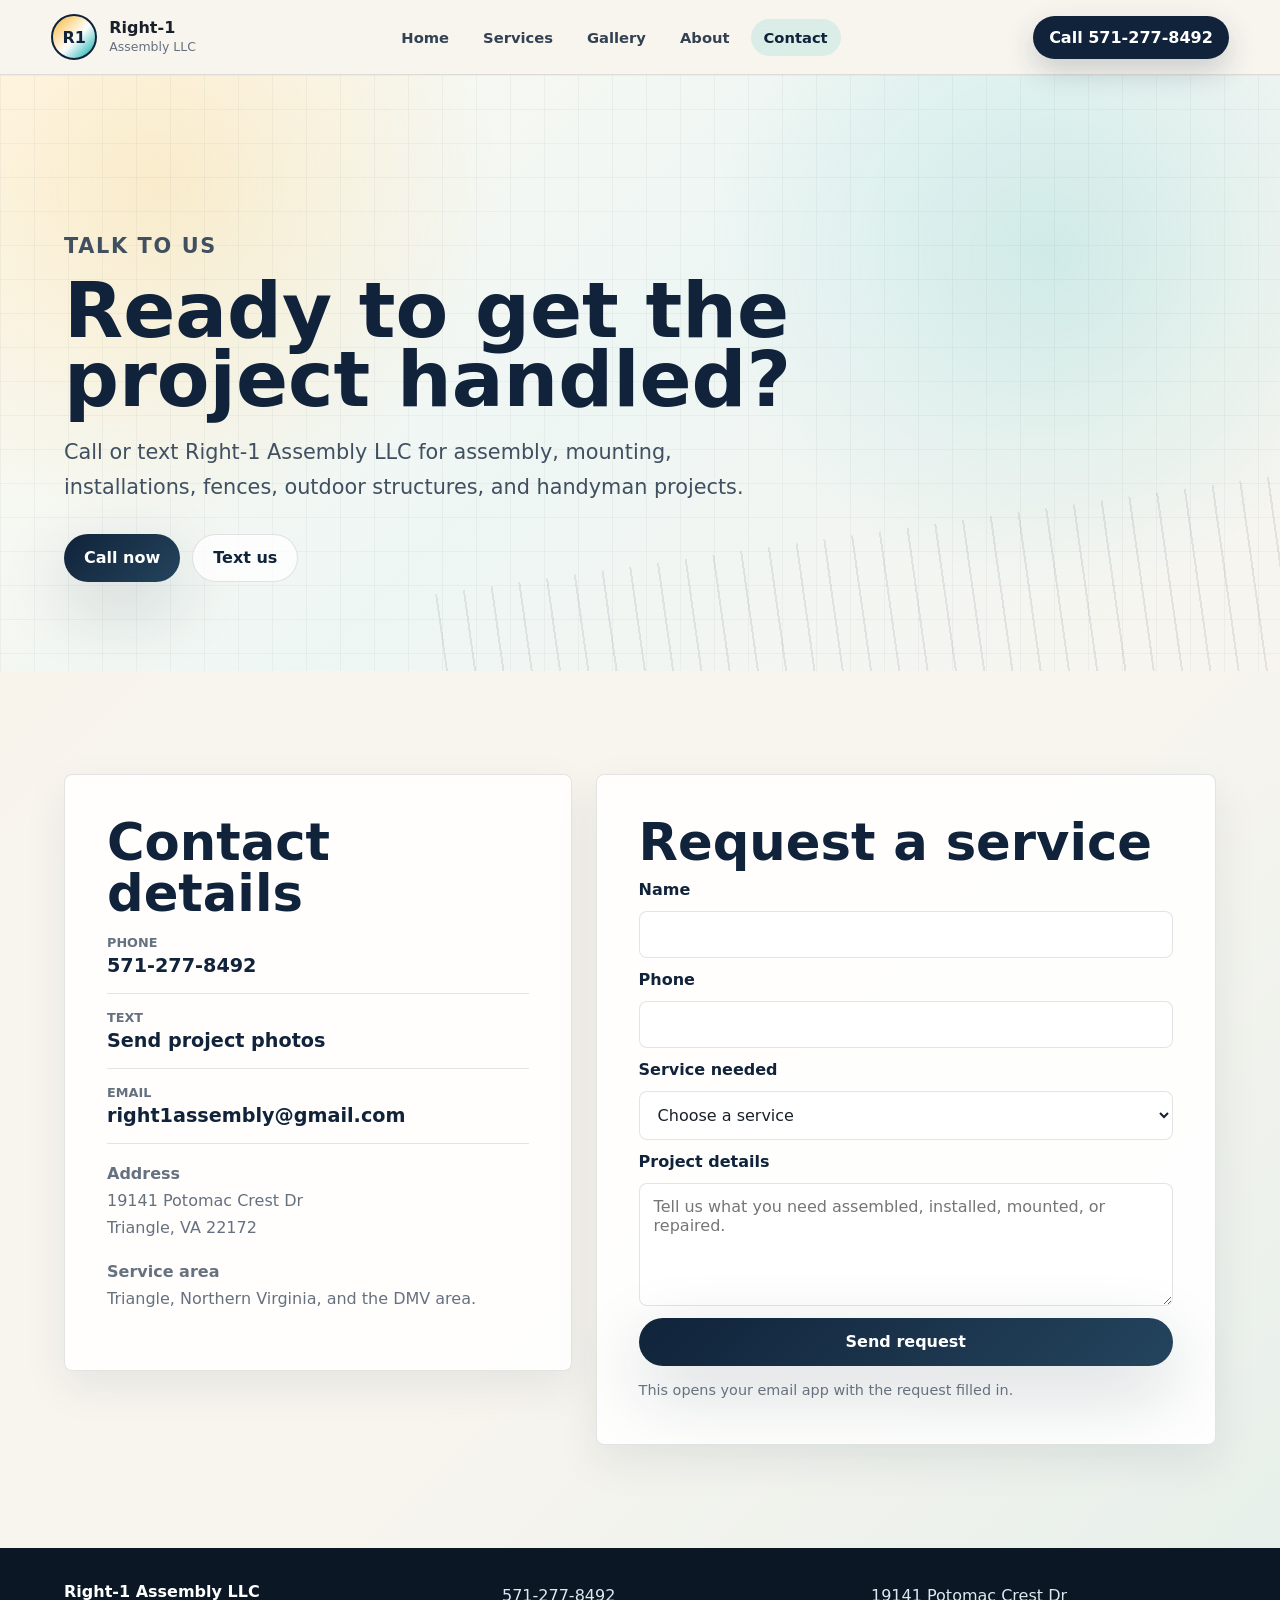
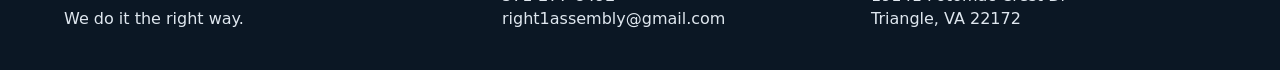
<file: contact.html>
<!doctype html>
<html lang="en">
  <head><meta charset="UTF-8" /><meta name="viewport" content="width=device-width, initial-scale=1.0" /><title>Contact | Right-1 Assembly LLC</title><meta name="description" content="Call, text, or email Right-1 Assembly LLC for handyman, assembly, mounting, and installation services in Triangle, VA and the DMV." /><link rel="stylesheet" href="styles.css" /></head>
  <body>
    <header class="site-header"><a class="brand" href="index.html"><span class="brand-mark">R1</span><span><strong>Right-1</strong><small>Assembly LLC</small></span></a><button class="nav-toggle" type="button" aria-label="Open navigation" aria-expanded="false"><span></span><span></span><span></span></button><nav class="site-nav" aria-label="Main navigation"><a href="index.html">Home</a><a href="services.html">Services</a><a href="gallery.html">Gallery</a><a href="about.html">About</a><a class="active" href="contact.html">Contact</a></nav><a class="header-cta" href="tel:+15712778492">Call 571-277-8492</a></header>
    <main>
      <section class="page-hero contact-hero blueprint-bg"><div class="floaters" aria-hidden="true"><span class="floater bracket"></span><span class="floater washer"></span><span class="floater screw"></span></div><div class="reveal"><p class="eyebrow">Talk to us</p><h1>Ready to get the project handled?</h1><p>Call or text Right-1 Assembly LLC for assembly, mounting, installations, fences, outdoor structures, and handyman projects.</p><div class="cta-row"><a class="btn primary" href="tel:+15712778492">Call now</a><a class="btn secondary" href="sms:+15712778492">Text us</a></div></div></section>
      <section class="section contact-grid"><div class="contact-panel reveal"><h2>Contact details</h2><a class="contact-link" href="tel:+15712778492"><span>Phone</span>571-277-8492</a><a class="contact-link" href="sms:+15712778492"><span>Text</span>Send project photos</a><a class="contact-link" href="mailto:right1assembly@gmail.com"><span>Email</span>right1assembly@gmail.com</a><p><strong>Address</strong><br />19141 Potomac Crest Dr<br />Triangle, VA 22172</p><p><strong>Service area</strong><br />Triangle, Northern Virginia, and the DMV area.</p></div><form class="quote-form reveal" id="quote-form"><h2>Request a service</h2><label for="name">Name</label><input id="name" name="name" type="text" autocomplete="name" required /><label for="phone">Phone</label><input id="phone" name="phone" type="tel" autocomplete="tel" required /><label for="service">Service needed</label><select id="service" name="service" required><option value="">Choose a service</option><option>Outdoor structure</option><option>Fence installation</option><option>Furniture assembly</option><option>TV mounting</option><option>Blinds, curtain rods, or shelving</option><option>Other handyman project</option></select><label for="message">Project details</label><textarea id="message" name="message" rows="5" placeholder="Tell us what you need assembled, installed, mounted, or repaired." required></textarea><button class="btn primary" type="submit">Send request</button><p class="form-note">This opens your email app with the request filled in.</p></form></section>
    </main>
    <footer class="site-footer"><div><strong>Right-1 Assembly LLC</strong><p>We do it the right way.</p></div><div><a href="tel:+15712778492">571-277-8492</a><a href="mailto:right1assembly@gmail.com">right1assembly@gmail.com</a></div><div><span>19141 Potomac Crest Dr</span><span>Triangle, VA 22172</span></div></footer><script src="script.js"></script>
  </body>
</html>
</file>
<file: styles.css>
:root {
  --ink: #18212b;
  --muted: #66717f;
  --paper: #f8f5ef;
  --surface: #ffffff;
  --line: rgba(24, 33, 43, 0.12);
  --navy: #10233a;
  --steel: #24445d;
  --teal: #00a8a8;
  --gold: #f7b733;
  --shadow: 0 24px 70px rgba(16, 35, 58, 0.18);
  --radius: 8px;
  font-family: Inter, ui-sans-serif, system-ui, -apple-system, BlinkMacSystemFont, "Segoe UI", sans-serif;
}
* { box-sizing: border-box; }
html { scroll-behavior: smooth; }
body { margin: 0; color: var(--ink); background: linear-gradient(135deg, rgba(247, 183, 51, 0.06), transparent 32%), linear-gradient(315deg, rgba(0, 168, 168, 0.08), transparent 38%), var(--paper); }
img { display: block; width: 100%; height: 100%; object-fit: cover; }
a { color: inherit; text-decoration: none; }
button, input, select, textarea { font: inherit; }
.site-header { position: sticky; top: 0; z-index: 50; display: grid; grid-template-columns: auto 1fr auto; align-items: center; gap: 24px; padding: 14px clamp(18px, 4vw, 56px); background: rgba(248, 245, 239, 0.9); border-bottom: 1px solid var(--line); backdrop-filter: blur(18px); }
.brand { display: inline-flex; align-items: center; gap: 12px; min-width: max-content; }
.brand-mark { display: grid; place-items: center; width: 46px; height: 46px; color: var(--navy); font-weight: 900; border: 2px solid var(--navy); background: linear-gradient(135deg, var(--gold), #fff 54%, var(--teal)); border-radius: 50%; }
.brand strong, .brand small { display: block; line-height: 1; }
.brand small { margin-top: 5px; color: var(--muted); font-size: 0.78rem; }
.site-nav { display: flex; align-items: center; justify-content: center; gap: 8px; }
.site-nav a { padding: 10px 13px; color: #334252; border-radius: 999px; font-weight: 700; font-size: 0.92rem; }
.site-nav a:hover, .site-nav a.active { color: var(--navy); background: rgba(0, 168, 168, 0.12); }
.header-cta { padding: 12px 16px; color: #fff; background: var(--navy); border-radius: 999px; font-weight: 800; box-shadow: 0 12px 30px rgba(16, 35, 58, 0.2); }
.nav-toggle { display: none; width: 42px; height: 42px; border: 0; background: var(--navy); border-radius: 8px; padding: 10px; }
.nav-toggle span { display: block; height: 2px; margin: 5px 0; background: #fff; }
.hero, .page-hero { position: relative; overflow: hidden; min-height: calc(100vh - 75px); display: grid; align-items: center; gap: clamp(28px, 5vw, 70px); padding: clamp(44px, 7vw, 96px) clamp(18px, 5vw, 74px); }
.hero { grid-template-columns: minmax(0, 0.95fr) minmax(320px, 1.05fr); }
.page-hero { min-height: 440px; grid-template-columns: minmax(0, 760px); }
.blueprint-bg { background: linear-gradient(rgba(16, 35, 58, 0.04) 1px, transparent 1px), linear-gradient(90deg, rgba(16, 35, 58, 0.04) 1px, transparent 1px), radial-gradient(circle at 12% 18%, rgba(247, 183, 51, 0.2), transparent 28%), radial-gradient(circle at 82% 30%, rgba(0, 168, 168, 0.14), transparent 30%), linear-gradient(135deg, #fffaf0 0%, #eef6f4 48%, #f8f5ef 100%); background-size: 34px 34px, 34px 34px, auto, auto, auto; }
.blueprint-bg::after { content: ""; position: absolute; inset: auto -8% -18% 35%; height: 42%; background: repeating-linear-gradient(90deg, rgba(16, 35, 58, 0.09) 0 2px, transparent 2px 28px); transform: rotate(-8deg); pointer-events: none; }
.subtle::after { opacity: 0.3; }
.hero-copy, .hero-media, .page-hero > div { position: relative; z-index: 2; }
.eyebrow { margin: 0 0 12px; color: var(--teal); font-size: 0.78rem; font-weight: 900; letter-spacing: 0.08em; text-transform: uppercase; }
h1, h2, h3, p { overflow-wrap: anywhere; }
h1 { margin: 0; max-width: 850px; font-size: clamp(3rem, 8vw, 6.5rem); line-height: 0.9; letter-spacing: 0; color: var(--navy); }
.page-hero h1 { font-size: clamp(2.6rem, 6vw, 5.4rem); }
h2 { margin: 0; font-size: clamp(2rem, 4vw, 4rem); line-height: 1; letter-spacing: 0; color: var(--navy); }
h3 { margin: 0 0 8px; font-size: 1.2rem; color: var(--navy); }
p { color: var(--muted); line-height: 1.7; }
.hero-lede, .page-hero p { max-width: 680px; font-size: clamp(1.05rem, 2vw, 1.3rem); color: #405060; }
.cta-row { display: flex; flex-wrap: wrap; gap: 12px; margin-top: 28px; }
.btn { display: inline-flex; align-items: center; justify-content: center; min-height: 48px; padding: 13px 20px; border: 0; border-radius: 999px; font-weight: 900; cursor: pointer; transition: transform 180ms ease, box-shadow 180ms ease, background 180ms ease; }
.btn:hover { transform: translateY(-2px); }
.btn.primary { color: #fff; background: linear-gradient(135deg, var(--navy), var(--steel)); box-shadow: var(--shadow); }
.btn.secondary { color: var(--navy); background: rgba(255, 255, 255, 0.75); border: 1px solid var(--line); }
.btn.light { color: var(--navy); background: #fff; margin-top: 18px; }
.hero-stats { display: flex; flex-wrap: wrap; gap: 12px; margin-top: 28px; }
.hero-stats span { display: grid; gap: 4px; min-width: 130px; padding: 12px 14px; background: rgba(255, 255, 255, 0.68); border: 1px solid rgba(16, 35, 58, 0.1); border-radius: var(--radius); color: #445261; }
.hero-stats strong { color: var(--navy); font-size: 1.45rem; }
.hero-media { min-height: min(64vh, 650px); border-radius: var(--radius); overflow: hidden; box-shadow: var(--shadow); transform: rotate(1.5deg); }
.hero-media img { filter: saturate(1.08) contrast(1.02); }
.media-note { position: absolute; right: 18px; bottom: 18px; max-width: 320px; padding: 14px 16px; color: #fff; background: rgba(16, 35, 58, 0.86); border-left: 5px solid var(--gold); border-radius: var(--radius); font-weight: 800; }
.floaters { position: absolute; inset: 0; pointer-events: none; overflow: hidden; }
.floater { position: absolute; opacity: 0.34; animation: float 9s ease-in-out infinite; }
.screw { width: 84px; height: 14px; background: var(--steel); border-radius: 999px; top: 24%; left: 7%; transform: rotate(28deg); }
.screw::after { content: ""; position: absolute; right: -10px; top: -5px; border-left: 14px solid var(--steel); border-top: 12px solid transparent; border-bottom: 12px solid transparent; }
.washer { width: 82px; height: 82px; border: 14px solid var(--teal); border-radius: 50%; top: 13%; right: 10%; animation-delay: -2s; }
.bracket { width: 90px; height: 90px; border-left: 16px solid var(--gold); border-bottom: 16px solid var(--gold); bottom: 18%; left: 12%; animation-delay: -4s; }
.tape { width: 140px; height: 18px; background: repeating-linear-gradient(90deg, var(--gold) 0 12px, #2d3944 12px 14px); right: 20%; bottom: 20%; transform: rotate(-18deg); animation-delay: -1s; }
@keyframes float { 0%, 100% { translate: 0 0; } 50% { translate: 0 -22px; } }
.section { padding: clamp(54px, 8vw, 105px) clamp(18px, 5vw, 74px); }
.section-heading { max-width: 820px; margin-bottom: 34px; }
.card-grid { display: grid; gap: 20px; }
.card-grid.three { grid-template-columns: repeat(3, minmax(0, 1fr)); }
.card-grid.four { grid-template-columns: repeat(4, minmax(0, 1fr)); }
.service-card, .quote-card, .mini-card, .wide-card, .process-step, .contact-panel, .quote-form { background: rgba(255, 255, 255, 0.88); border: 1px solid var(--line); border-radius: var(--radius); box-shadow: 0 16px 44px rgba(16, 35, 58, 0.08); }
.service-card { overflow: hidden; transition: transform 180ms ease, box-shadow 180ms ease; }
.service-card:hover, .wide-card:hover, .gallery-item:hover { transform: translateY(-4px); box-shadow: var(--shadow); }
.service-card img { height: 240px; }
.service-card div, .mini-card, .quote-card, .process-step { padding: 22px; }
.dark { color: #fff; background: var(--navy); }
.dark h2, .dark h3, .dark p, .dark .eyebrow { color: #fff; }
.angled-bg { position: relative; overflow: hidden; }
.angled-bg::before { content: ""; position: absolute; inset: -20% -10% auto auto; width: 55%; height: 150%; background: linear-gradient(135deg, rgba(247, 183, 51, 0.22), rgba(0, 168, 168, 0.2)); transform: rotate(12deg); }
.split, .split-section { position: relative; z-index: 1; display: grid; grid-template-columns: 1fr 1fr; gap: clamp(28px, 6vw, 72px); align-items: center; }
.trust-list { display: grid; gap: 14px; }
.trust-list span { padding: 18px 20px; color: #fff; background: rgba(255, 255, 255, 0.1); border: 1px solid rgba(255, 255, 255, 0.18); border-radius: var(--radius); font-weight: 900; }
.photo-strip { display: grid; grid-template-columns: 1.2fr 0.8fr 1fr 0.8fr; gap: 14px; height: clamp(260px, 38vw, 480px); margin-bottom: 28px; }
.photo-strip img { border-radius: var(--radius); box-shadow: 0 18px 50px rgba(16, 35, 58, 0.15); }
.photo-strip img:nth-child(2), .photo-strip img:nth-child(4) { margin-top: 38px; height: calc(100% - 38px); }
.center { text-align: center; }
.quote-card { margin: 0; font-size: 1.04rem; line-height: 1.7; color: #3b4652; }
.quote-card cite { display: block; margin-top: 18px; color: var(--navy); font-weight: 900; font-style: normal; }
.service-list { display: grid; gap: 18px; }
.wide-card { display: grid; grid-template-columns: minmax(220px, 0.42fr) 1fr; overflow: hidden; transition: transform 180ms ease, box-shadow 180ms ease; }
.wide-card img { min-height: 260px; }
.wide-card div { padding: clamp(22px, 4vw, 40px); }
.wide-card a { color: var(--teal); font-weight: 900; }
.feature-photo { min-height: 520px; border-radius: var(--radius); box-shadow: var(--shadow); }
.process-grid { position: relative; z-index: 1; display: grid; grid-template-columns: repeat(3, 1fr); gap: 20px; }
.process-step span { display: inline-block; margin-bottom: 26px; color: var(--gold); font-size: 2rem; font-weight: 900; }
.filter-bar { display: flex; flex-wrap: wrap; gap: 10px; margin-bottom: 26px; }
.filter-btn { min-height: 42px; padding: 9px 14px; color: var(--navy); background: #fff; border: 1px solid var(--line); border-radius: 999px; cursor: pointer; font-weight: 900; }
.filter-btn.active { color: #fff; background: var(--navy); }
.masonry-gallery { columns: 3 260px; column-gap: 18px; }
.gallery-item { break-inside: avoid; margin: 0 0 18px; overflow: hidden; border-radius: var(--radius); background: #fff; box-shadow: 0 18px 44px rgba(16, 35, 58, 0.11); transition: transform 180ms ease, box-shadow 180ms ease; }
.gallery-item img { height: 290px; }
.gallery-item.tall img { height: 400px; }
.gallery-item figcaption { padding: 14px 16px; font-weight: 900; color: var(--navy); }
.gallery-item[hidden] { display: none; }
.contact-grid { display: grid; grid-template-columns: 0.9fr 1.1fr; gap: 24px; align-items: start; }
.contact-panel, .quote-form { padding: clamp(24px, 4vw, 42px); }
.contact-link { display: grid; gap: 4px; padding: 16px 0; border-bottom: 1px solid var(--line); color: var(--navy); font-size: 1.2rem; font-weight: 900; }
.contact-link span { color: var(--muted); font-size: 0.8rem; text-transform: uppercase; }
.quote-form { display: grid; gap: 12px; }
.quote-form label { font-weight: 900; color: var(--navy); }
.quote-form input, .quote-form select, .quote-form textarea { width: 100%; padding: 13px 14px; color: var(--ink); background: #fff; border: 1px solid var(--line); border-radius: var(--radius); }
.quote-form textarea { resize: vertical; }
.form-note { margin: 0; font-size: 0.9rem; }
.site-footer { display: grid; grid-template-columns: 1.2fr 1fr 1fr; gap: 24px; padding: 34px clamp(18px, 5vw, 74px); color: #dfe7ef; background: #0b1724; }
.site-footer p, .site-footer span, .site-footer a { display: block; color: #dfe7ef; margin: 4px 0; }
.site-footer strong { color: #fff; }
.reveal { opacity: 0; transform: translateY(24px); transition: opacity 650ms ease, transform 650ms ease; }
.reveal.visible { opacity: 1; transform: translateY(0); }
@media (max-width: 980px) {
  .site-header { grid-template-columns: auto auto; justify-content: space-between; }
  .nav-toggle { display: block; }
  .site-nav { position: absolute; left: 18px; right: 18px; top: 76px; display: none; flex-direction: column; align-items: stretch; padding: 12px; background: #fff; border: 1px solid var(--line); border-radius: var(--radius); box-shadow: var(--shadow); }
  .site-nav.open { display: flex; }
  .header-cta { display: none; }
  .hero, .split, .split-section, .contact-grid { grid-template-columns: 1fr; }
  .hero { min-height: auto; }
  .hero-media { min-height: 420px; transform: none; }
  .card-grid.three, .card-grid.four, .process-grid { grid-template-columns: 1fr 1fr; }
  .photo-strip { grid-template-columns: 1fr 1fr; height: auto; }
  .photo-strip img { height: 270px; }
  .photo-strip img:nth-child(2), .photo-strip img:nth-child(4) { margin-top: 0; height: 270px; }
}
@media (max-width: 640px) {
  .site-header { padding: 12px 16px; }
  .brand-mark { width: 40px; height: 40px; }
  .hero, .page-hero, .section { padding-left: 16px; padding-right: 16px; }
  .hero-media { min-height: 310px; }
  .media-note { position: static; border-radius: 0; max-width: none; }
  .hero-stats, .cta-row { flex-direction: column; align-items: stretch; }
  .card-grid.three, .card-grid.four, .process-grid { grid-template-columns: 1fr; }
  .wide-card { grid-template-columns: 1fr; }
  .wide-card img, .feature-photo { min-height: 260px; }
  .photo-strip { grid-template-columns: 1fr; }
  .masonry-gallery { columns: 1; }
  .gallery-item img, .gallery-item.tall img { height: 320px; }
  .site-footer { grid-template-columns: 1fr; }
}
@media (prefers-reduced-motion: reduce) {
  html { scroll-behavior: auto; }
  *, *::before, *::after { animation-duration: 0.001ms !important; animation-iteration-count: 1 !important; transition-duration: 0.001ms !important; }
  .reveal { opacity: 1; transform: none; }
}
</file>
